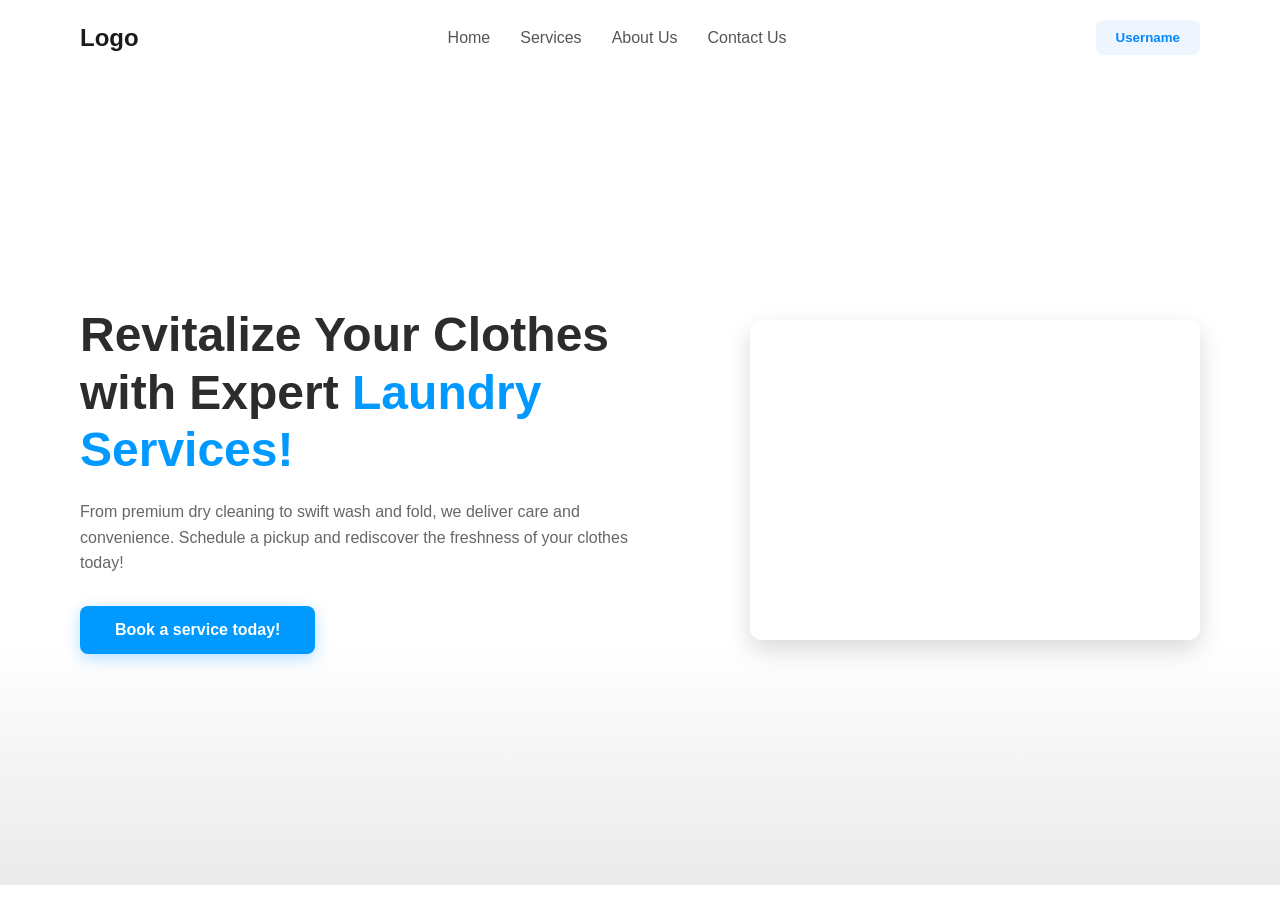
<file: tests/task_10.html>
<!DOCTYPE html>
<html lang="en">
<head>
    <meta charset="UTF-8">
    <meta name="viewport" content="width=device-width, initial-scale=1.0">
    <title>Laundry Services Hero Section</title>
    <link rel="stylesheet" href="../CSS/styleTask10.css">
</head>
<body>

    <!-- Header / Navbar Section -->
    <header class="navbar">
        <div class="logo">Logo</div>
        <nav class="nav-links">
            <a href="#">Home</a>
            <a href="#">Services</a>
            <a href="#">About Us</a>
            <a href="#">Contact Us</a>
        </nav>
        <button class="user-btn">Username</button>
    </header>

    <!-- Hero Main Section -->
    <main class="hero-section">
        <!-- Left Text Content -->
        <div class="hero-content">
            <h1>Revitalize Your Clothes with Expert <span class="highlight">Laundry Services!</span></h1>
            <p>From premium dry cleaning to swift wash and fold, we deliver care and convenience. Schedule a pickup and rediscover the freshness of your clothes today!</p>
            <button class="cta-btn">Book a service today!</button>
        </div>

        <!-- Right Video Container using Iframe -->
        <div class="hero-image-container">
            <iframe 
                class="hero-video" 
                src="https://assets.pinterest.com/ext/embed.html?id=99712579247911863" 
                width="450" 
                height="320" 
                scrolling="no"
                title="Laundry Services Video" 
                frameborder="0" 
                allow="accelerometer; autoplay; clipboard-write; encrypted-media; gyroscope; picture-in-picture" 
                allowfullscreen>
            </iframe>
        </div>
    </main>
</body>
</html>
</file>
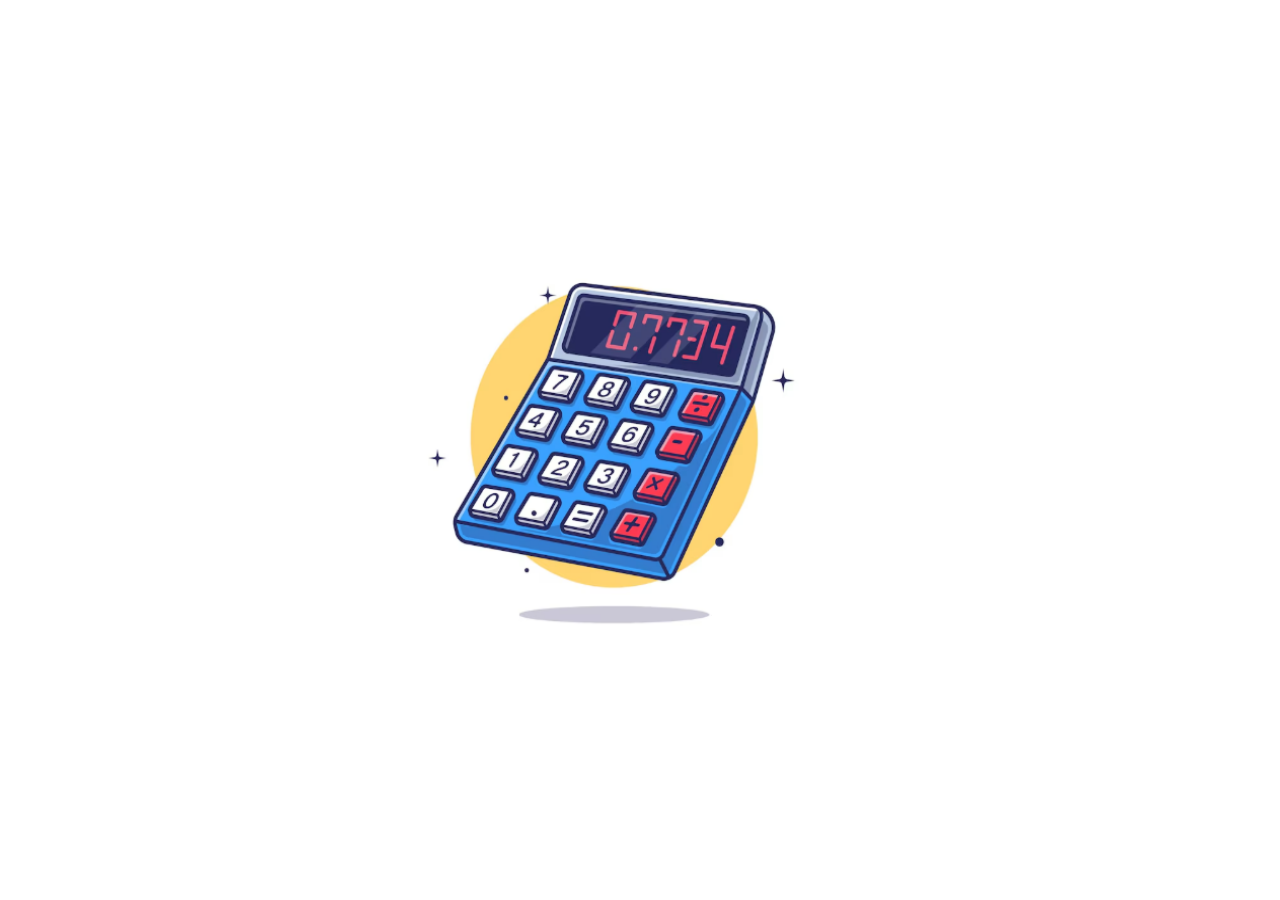
<file: tests/task_12.html>
<!-- File: index.html -->
<!DOCTYPE html>
<html lang="en">
<head>
    <meta charset="UTF-8">
    <title>Compound Interest</title>
    <link rel="stylesheet" href="../CSS/style_12.css">
</head>
<body>
    <div class="container">
        <img src="../images/calculator.png" alt="Compound Interest">
    </div>
    <script type="module" src="../js/script_task12.js"></script>
</body>
</html>
</file>
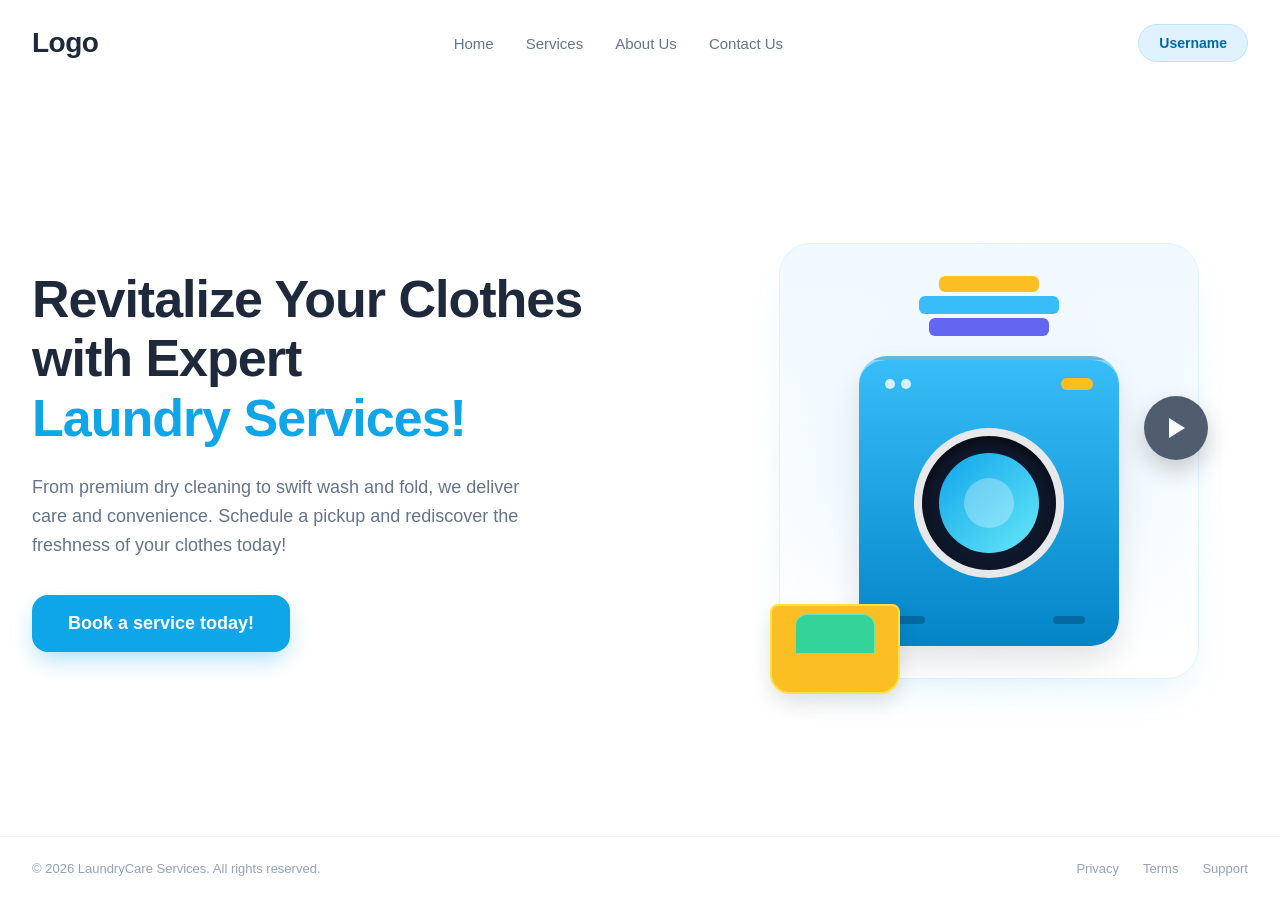
<file: tests/task_9.html>
<!DOCTYPE html>
<html lang="en">
<head>
    <meta charset="UTF-8">
    <meta name="viewport" content="width=device-width, initial-scale=1.0">
    <title>Revitalize Your Clothes with Expert Laundry Services!</title>
    <link href="../CSS/styleTask9.css" rel="stylesheet">
    
</head>
<body>

    <header>
        <div class="logo">Logo</div>
        <nav>
            <a href="#home">Home</a>
            <a href="#services">Services</a>
            <a href="#about">About Us</a>
            <a href="#contact">Contact Us</a>
        </nav>
        <div>
            <button class="user-btn">Username</button>
        </div>
    </header>

    <main>
        <div class="hero-container">
            <div class="hero-content">
                <h1>
                    Revitalize Your Clothes with Expert<br>
                    <span>Laundry Services!</span>
                </h1>
                <p>
                    From premium dry cleaning to swift wash and fold, we deliver care and convenience. Schedule a pickup and rediscover the freshness of your clothes today!
                </p>
                <a href="#book" class="cta-button">
                    <span>Book a service today!</span>
                </a>
            </div>

            <div class="hero-illustration">
                <div class="glow-bg"></div>
                <div class="machine-card">
                    <div class="laundry-stack">
                        <div class="stack-1"></div>
                        <div class="stack-2"></div>
                        <div class="stack-3"></div>
                    </div>

                    <div class="washer">
                        <div class="washer-header">
                            <div class="washer-dots">
                                <div class="dot"></div>
                                <div class="dot"></div>
                            </div>
                            <div class="knob"></div>
                        </div>

                        <div class="washer-window">
                            <div class="drum-inner">
                                <div class="drum-center"></div>
                            </div>
                        </div>

                        <div class="washer-footer">
                            <div class="foot"></div>
                            <div class="foot"></div>
                        </div>
                    </div>

                    <div class="basket">
                        <div class="basket-cloth"></div>
                    </div>

                    <div class="play-btn">
                        <div class="play-triangle"></div>
                    </div>
                </div>
            </div>
        </div>
    </main>

    <footer>
        <p>&copy; 2026 LaundryCare Services. All rights reserved.</p>
        <div class="footer-links">
            <a href="#">Privacy</a>
            <a href="#">Terms</a>
            <a href="#">Support</a>
        </div>
    </footer>

</body>
</html>
</file>
<file: CSS/styleTask10.css>
/* Global Reset */
* {
    margin: 0;
    padding: 0;
    box-sizing: border-box;
    font-family: 'Segoe UI', Tahoma, Geneva, Verdana, sans-serif;
}

body {
    background-color: #ffffff;
    color: #333;
    overflow-x: hidden;
}

/* Navbar Styling */
.navbar {
    display: flex;
    justify-content: space-between;
    align-items: center;
    padding: 20px 80px;
    background-color: #ffffff;
}

.logo {
    font-size: 24px;
    font-weight: bold;
    color: #1a1a1a;
}

.nav-links {
    display: flex;
    gap: 30px;
}

.nav-links a {
    text-decoration: none;
    color: #555;
    font-size: 16px;
    transition: color 0.3s ease;
}

.nav-links a:hover {
    color: #0099ff;
}

.user-btn {
    background-color: #eef5ff;
    border: none;
    padding: 10px 20px;
    border-radius: 8px;
    color: #0088ff;
    font-weight: 600;
    cursor: pointer;
    transition: background 0.3s;
}

.user-btn:hover {
    background-color: #d8eaff;
}

/* Hero Section Layout */
.hero-section {
    display: flex;
    align-items: center;
    justify-content: space-between;
    padding: 60px 80px;
    min-height: calc(100vh - 90px);
    background: linear-gradient(to bottom, rgba(255, 255, 255, 0) 70%, #eaeaea 100%);
}

/* Left Content Styles */
.hero-content {
    max-width: 550px;
}

.hero-content h1 {
    font-size: 48px;
    line-height: 1.2;
    color: #2c2c2c;
    margin-bottom: 20px;
}

.hero-content h1 .highlight {
    color: #0099ff;
}

.hero-content p {
    font-size: 16px;
    color: #666;
    line-height: 1.6;
    margin-bottom: 30px;
}

.cta-btn {
    background-color: #0099ff;
    color: white;
    border: none;
    padding: 15px 35px;
    font-size: 16px;
    font-weight: 600;
    border-radius: 8px;
    cursor: pointer;
    box-shadow: 0 4px 15px rgba(0, 153, 255, 0.3);
    transition: background 0.3s, transform 0.2s;
}

.cta-btn:hover {
    background-color: #007acc;
    transform: translateY(-2px);
}

/* Right Image Animation Container */
.hero-image-container {
    position: relative; /* Added to keep absolute elements bound to this box */
    display: flex;
    justify-content: center;
    align-items: center;
}

.animated-hero-img {
    width: 450px;
    max-width: 100%;
    height: auto;
    /* Apply custom animation */
    animation: orbitAndSqueeze 6s ease-in-out infinite;
    transform-origin: center center;
}

/* 
  Custom Animation Keyframes:
  Combines orbital floating motion with occasional stretching/squeezing effects.
*/
@keyframes orbitAndSqueeze {
    0% {
        transform: translate(0px, 0px) scale(1, 1) rotate(0deg);
    }
    25% {
        transform: translate(15px, -20px) scale(0.95, 1.05) rotate(2deg); /* Squeezed vertically */
    }
    50% {
        transform: translate(0px, -35px) scale(1.05, 0.95) rotate(0deg); /* Squeezed horizontally (wide) */
    }
    75% {
        transform: translate(-15px, -20px) scale(0.98, 1.02) rotate(-2deg);
    }
    100% {
        transform: translate(0px, 0px) scale(1, 1) rotate(0deg);
    }
}

/* Style the embedded video or iframe */
.hero-video {
    width: 450px;
    max-width: 100%;
    height: 320px;
    border-radius: 12px;
    object-fit: cover;
    box-shadow: 0 10px 25px rgba(0, 0, 0, 0.15);
    /* Optional: If you want the video to keep the same floating/orbit animation */
    animation: orbitAndSqueeze 6s ease-in-out infinite;
    transform-origin: center center;
}
</file>
<file: CSS/style_12.css>
*{
    margin: 0;
    padding: 0;
    box-sizing: border-box;
}

.container{
    display: flex;
    justify-content: center;
    align-items: center;
    height: 100vh;
}

img{
    width: 600px;
    height: 400px;
}
</file>
<file: CSS/styleTask9.css>
:root {
            --primary-color: #0ea5e9;
            --primary-hover: #0284c7;
            --text-main: #1e293b;
            --text-muted: #64748b;
            --bg-light: #f8fafc;
            --accent-yellow: #fbbf24;
            --accent-green: #34d399;
        }

        * {
            box-sizing: border-box;
            margin: 0;
            padding: 0;
        }

        body {
            font-family: 'Plus Jakarta Sans', sans-serif;
            color: var(--text-main);
            background-color: #ffffff;
            min-height: 100vh;
            display: flex;
            flex-direction: column;
            justify-content: space-between;
            overflow-x: hidden;
        }

        header {
            width: 100%;
            max-width: 1280px;
            margin: 0 auto;
            padding: 24px 32px;
            display: flex;
            align-items: center;
            justify-content: space-between;
        }

        .logo {
            font-size: 28px;
            font-weight: 800;
            letter-spacing: -0.5px;
            color: var(--text-main);
        }

        nav {
            display: flex;
            gap: 32px;
        }

        nav a {
            text-decoration: none;
            color: var(--text-muted);
            font-weight: 500;
            font-size: 15px;
            transition: color 0.2s ease;
        }

        nav a:hover {
            color: var(--primary-color);
        }

        .user-btn {
            background-color: #e0f2fe;
            color: #0369a1;
            border: 1px solid #bae6fd;
            padding: 10px 20px;
            border-radius: 9999px;
            font-weight: 600;
            font-size: 14px;
            cursor: pointer;
            transition: background-color 0.2s ease;
        }

        .user-btn:hover {
            background-color: #bae6fd;
        }

        main {
            flex: 1;
            display: flex;
            align-items: center;
            justify-content: center;
            padding: 40px 32px;
        }

        .hero-container {
            max-width: 1280px;
            width: 100%;
            display: grid;
            grid-template-columns: 1.1fr 0.9fr;
            gap: 64px;
            align-items: center;
        }

        .hero-content {
            display: flex;
            flex-direction: column;
            align-items: flex-start;
            text-align: left;
        }

        .hero-content h1 {
            font-size: 52px;
            font-weight: 800;
            line-height: 1.15;
            letter-spacing: -1px;
            color: var(--text-main);
            margin-bottom: 24px;
        }

        .hero-content h1 span {
            color: var(--primary-color);
        }

        .hero-content p {
            font-size: 18px;
            color: var(--text-muted);
            line-height: 1.6;
            margin-bottom: 36px;
            max-width: 520px;
        }

        .cta-button {
            display: inline-flex;
            align-items: center;
            gap: 12px;
            background-color: var(--primary-color);
            color: #ffffff;
            font-size: 18px;
            font-weight: 700;
            padding: 18px 36px;
            border-radius: 16px;
            text-decoration: none;
            box-shadow: 0 10px 25px -5px rgba(14, 165, 233, 0.4);
            transition: transform 0.35s cubic-bezier(0.175, 0.885, 0.32, 1.275), 
                        background-color 0.2s ease, 
                        box-shadow 0.35s ease;
            transform-style: preserve-3d;
        }

        .cta-button:hover {
            transform: scale(1.1) rotate(4deg) skewX(-2deg);
            background-color: var(--primary-hover);
            box-shadow: 0 18px 30px -5px rgba(14, 165, 233, 0.5);
        }

        .hero-illustration {
            display: flex;
            align-items: center;
            justify-content: center;
            position: relative;
        }

        .glow-bg {
            position: absolute;
            width: 320px;
            height: 320px;
            background-color: #e0f2fe;
            border-radius: 50%;
            filter: blur(40px);
            z-index: 1;
            opacity: 0.7;
        }

        .machine-card {
            position: relative;
            z-index: 2;
            width: 100%;
            max-width: 420px;
            background: linear-gradient(180deg, #f0f9ff 0%, rgba(255, 255, 255, 0) 100%);
            border: 1px solid #e0f2fe;
            border-radius: 32px;
            padding: 32px;
            display: flex;
            flex-direction: column;
            align-items: center;
            box-shadow: 0 20px 40px -15px rgba(14, 165, 233, 0.15);
        }

        .laundry-stack {
            display: flex;
            flex-direction: column;
            align-items: center;
            gap: 4px;
            margin-bottom: 20px;
            width: 100%;
        }

        .stack-1 { width: 100px; height: 16px; background-color: var(--accent-yellow); border-radius: 6px; }
        .stack-2 { width: 140px; height: 18px; background-color: #38bdf8; border-radius: 6px; }
        .stack-3 { width: 120px; height: 18px; background-color: #6366f1; border-radius: 6px; }

        .washer {
            width: 260px;
            height: 290px;
            background: linear-gradient(180deg, #38bdf8 0%, #0284c7 100%);
            border-radius: 28px;
            padding: 18px;
            display: flex;
            flex-direction: column;
            justify-content: space-between;
            box-shadow: 0 15px 30px rgba(0,0,0,0.1);
            border-top: 4px solid rgba(255,255,255,0.4);
            position: relative;
        }

        .washer-header {
            display: flex;
            justify-content: space-between;
            align-items: center;
            padding: 0 8px;
        }

        .washer-dots {
            display: flex;
            gap: 6px;
        }

        .dot {
            width: 10px;
            height: 10px;
            background-color: rgba(255,255,255,0.8);
            border-radius: 50%;
        }

        .knob {
            width: 32px;
            height: 12px;
            background-color: var(--accent-yellow);
            border-radius: 6px;
        }

        .washer-window {
            width: 150px;
            height: 150px;
            margin: 0 auto;
            background-color: #0f172a;
            border-radius: 50%;
            border: 8px solid rgba(255,255,255,0.9);
            display: flex;
            align-items: center;
            justify-content: center;
            position: relative;
            overflow: hidden;
            box-shadow: inset 0 6px 12px rgba(0,0,0,0.5);
        }

        .drum-inner {
            width: 100px;
            height: 100px;
            background: linear-gradient(135deg, #0ea5e9, #67e8f9);
            border-radius: 50%;
            display: flex;
            align-items: center;
            justify-content: center;
        }

        .drum-center {
            width: 50px;
            height: 50px;
            background-color: rgba(255,255,255,0.3);
            border-radius: 50%;
        }

        .washer-footer {
            display: flex;
            justify-content: space-between;
            padding: 0 16px 4px 16px;
        }

        .foot {
            width: 32px;
            height: 8px;
            background-color: #0369a1;
            border-radius: 4px;
        }

        .basket {
            position: absolute;
            bottom: -16px;
            left: -10px;
            width: 130px;
            height: 90px;
            background-color: var(--accent-yellow);
            border-bottom-left-radius: 20px;
            border-bottom-right-radius: 20px;
            border-top-left-radius: 8px;
            border-top-right-radius: 8px;
            box-shadow: 0 10px 20px rgba(0,0,0,0.1);
            display: flex;
            align-items: center;
            justify-content: center;
            border: 2px solid #fde047;
        }

        .basket-cloth {
            width: 80px;
            height: 40px;
            background-color: var(--accent-green);
            border-top-left-radius: 12px;
            border-top-right-radius: 12px;
            margin-top: -30px;
            border: 1px solid #6ee7b7;
        }

        .play-btn {
            position: absolute;
            right: -10px;
            top: 35%;
            width: 64px;
            height: 64px;
            background-color: rgba(51, 65, 85, 0.85);
            backdrop-filter: blur(8px);
            border-radius: 50%;
            display: flex;
            align-items: center;
            justify-content: center;
            box-shadow: 0 10px 25px rgba(0,0,0,0.2);
            cursor: pointer;
            transition: transform 0.2s ease;
        }

        .play-btn:hover {
            transform: scale(1.1);
        }

        .play-triangle {
            width: 0;
            height: 0;
            border-top: 10px solid transparent;
            border-bottom: 10px solid transparent;
            border-left: 16px solid #ffffff;
            margin-left: 3px;
        }

        footer {
            width: 100%;
            max-width: 1280px;
            margin: 0 auto;
            padding: 24px 32px;
            border-top: 1px solid #f1f5f9;
            display: flex;
            justify-content: space-between;
            align-items: center;
            font-size: 13px;
            color: #94a3b8;
        }

        .footer-links {
            display: flex;
            gap: 24px;
        }

        .footer-links a {
            color: #94a3b8;
            text-decoration: none;
            transition: color 0.2s;
        }

        .footer-links a:hover {
            color: var(--text-main);
        }

        @media (max-width: 968px) {
            .hero-container {
                grid-template-columns: 1fr;
                gap: 48px;
                text-align: center;
            }
            .hero-content {
                align-items: center;
                text-align: center;
            }
            .hero-content h1 {
                font-size: 40px;
            }
            nav {
                display: none;
            }
        }
</file>
